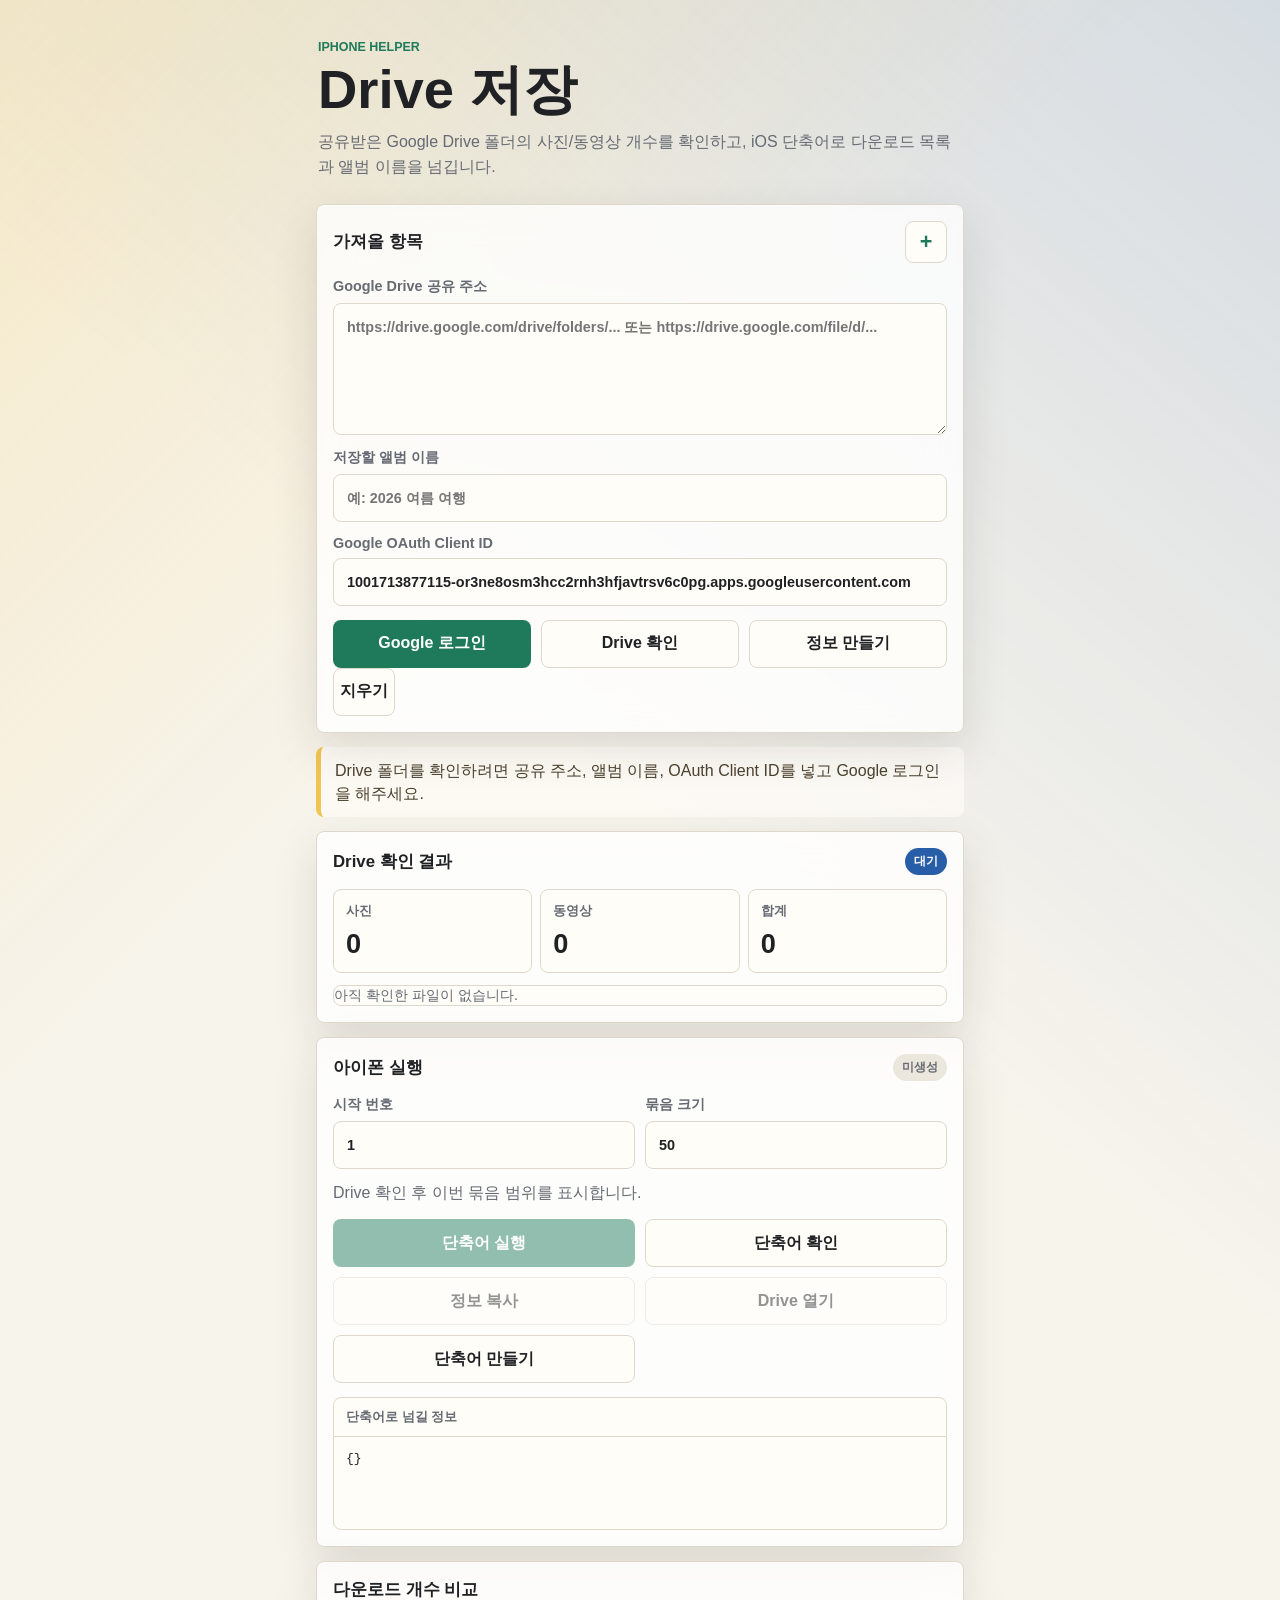
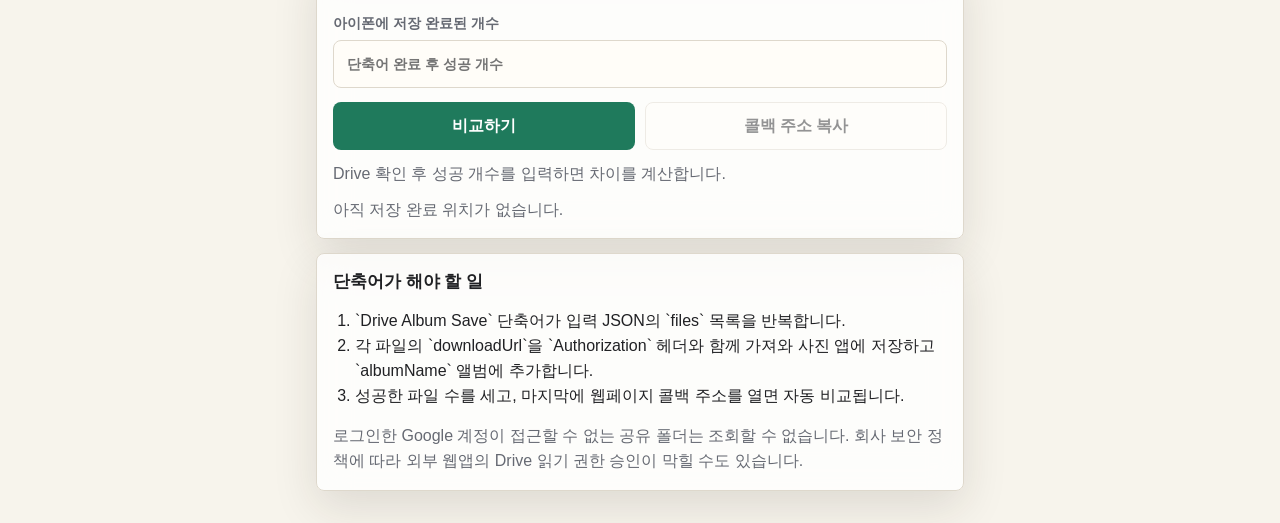
<file: index.html>
<!doctype html>
<html lang="ko">
  <head>
    <meta charset="utf-8" />
    <meta name="viewport" content="width=device-width, initial-scale=1, viewport-fit=cover" />
    <meta name="theme-color" content="#f7f4ec" />
    <meta name="apple-mobile-web-app-capable" content="yes" />
    <meta name="apple-mobile-web-app-title" content="Drive Save" />
    <title>Drive Save</title>
    <link rel="manifest" href="manifest.webmanifest" />
    <link rel="stylesheet" href="styles.css?v=5" />
  </head>
  <body>
    <main class="app-shell">
      <section class="hero">
        <p class="eyebrow">iPhone helper</p>
        <h1>Drive 저장</h1>
        <p class="summary">
          공유받은 Google Drive 폴더의 사진/동영상 개수를 확인하고, iOS 단축어로
          다운로드 목록과 앨범 이름을 넘깁니다.
        </p>
      </section>

      <section class="panel composer" aria-labelledby="compose-title">
        <div class="section-heading">
          <h2 id="compose-title">가져올 항목</h2>
          <button class="icon-button" id="pasteButton" type="button" aria-label="클립보드에서 붙여넣기">
            <span aria-hidden="true">+</span>
          </button>
        </div>

        <label class="field">
          <span>Google Drive 공유 주소</span>
          <textarea
            id="driveLink"
            rows="5"
            placeholder="https://drive.google.com/drive/folders/... 또는 https://drive.google.com/file/d/..."
            autocomplete="off"
          ></textarea>
        </label>

        <label class="field">
          <span>저장할 앨범 이름</span>
          <input id="albumName" type="text" placeholder="예: 2026 여름 여행" autocomplete="off" />
        </label>

        <label class="field">
          <span>Google OAuth Client ID</span>
          <input
            id="clientId"
            type="text"
            value="1001713877115-or3ne8osm3hcc2rnh3hfjavtrsv6c0pg.apps.googleusercontent.com"
            placeholder="Google 로그인용 Web client ID"
            autocomplete="off"
          />
        </label>

        <div class="actions three">
          <button class="primary" id="loginButton" type="button">Google 로그인</button>
          <button class="secondary" id="scanButton" type="button">Drive 확인</button>
          <button class="secondary" id="prepareButton" type="button">정보 만들기</button>
        </div>
        <button class="secondary full-width" id="clearButton" type="button">지우기</button>
      </section>

      <section class="status-strip" id="statusStrip" aria-live="polite">
        Drive 폴더를 확인하려면 공유 주소, 앨범 이름, OAuth Client ID를 넣고 Google 로그인을 해주세요.
      </section>

      <section class="panel summary-panel" aria-labelledby="summary-title">
        <div class="section-heading">
          <h2 id="summary-title">Drive 확인 결과</h2>
          <span class="badge" id="linkType">대기</span>
        </div>
        <div class="stats-grid">
          <div>
            <span>사진</span>
            <strong id="imageCount">0</strong>
          </div>
          <div>
            <span>동영상</span>
            <strong id="videoCount">0</strong>
          </div>
          <div>
            <span>합계</span>
            <strong id="totalCount">0</strong>
          </div>
        </div>
        <div class="file-list" id="fileList">아직 확인한 파일이 없습니다.</div>
      </section>

      <section class="panel result" aria-labelledby="result-title">
        <div class="section-heading">
          <h2 id="result-title">아이폰 실행</h2>
          <span class="badge muted" id="payloadState">미생성</span>
        </div>

        <div class="batch-grid">
          <label class="field compact">
            <span>시작 번호</span>
            <input id="batchStart" type="number" min="1" inputmode="numeric" value="1" />
          </label>
          <label class="field compact">
            <span>묶음 크기</span>
            <input id="batchSize" type="number" min="1" max="200" inputmode="numeric" value="50" />
          </label>
        </div>
        <p class="compare-result" id="batchStatus">Drive 확인 후 이번 묶음 범위를 표시합니다.</p>

        <div class="button-grid">
          <button id="shortcutButton" class="primary" type="button" disabled>단축어 실행</button>
          <a class="secondary link-button" href="shortcuts://open-shortcut?name=Drive%20Album%20Save">단축어 확인</a>
          <button id="copyPayloadButton" class="secondary" type="button" disabled>정보 복사</button>
          <a id="downloadLink" class="secondary link-button is-disabled" href="#" target="_blank" rel="noreferrer">Drive 열기</a>
          <a class="secondary link-button" href="shortcut.html">단축어 만들기</a>
        </div>

        <div class="payload-box">
          <div class="payload-title">단축어로 넘길 정보</div>
          <pre id="payloadPreview">{}</pre>
        </div>
      </section>

      <section class="panel compare" aria-labelledby="compare-title">
        <h2 id="compare-title">다운로드 개수 비교</h2>
        <label class="field">
          <span>아이폰에 저장 완료된 개수</span>
          <input id="savedCount" type="number" min="0" inputmode="numeric" placeholder="단축어 완료 후 성공 개수" />
        </label>
        <div class="actions">
          <button class="primary" id="compareButton" type="button">비교하기</button>
          <button class="secondary" id="copyCallbackButton" type="button" disabled>콜백 주소 복사</button>
        </div>
        <p class="compare-result" id="compareResult">Drive 확인 후 성공 개수를 입력하면 차이를 계산합니다.</p>
        <p class="compare-result" id="progressResult">아직 저장 완료 위치가 없습니다.</p>
      </section>

      <section class="panel checklist" aria-labelledby="shortcut-title">
        <h2 id="shortcut-title">단축어가 해야 할 일</h2>
        <ol>
          <li>`Drive Album Save` 단축어가 입력 JSON의 `files` 목록을 반복합니다.</li>
          <li>각 파일의 `downloadUrl`을 `Authorization` 헤더와 함께 가져와 사진 앱에 저장하고 `albumName` 앨범에 추가합니다.</li>
          <li>성공한 파일 수를 세고, 마지막에 웹페이지 콜백 주소를 열면 자동 비교됩니다.</li>
        </ol>
        <p>
          로그인한 Google 계정이 접근할 수 없는 공유 폴더는 조회할 수 없습니다.
          회사 보안 정책에 따라 외부 웹앱의 Drive 읽기 권한 승인이 막힐 수도 있습니다.
        </p>
      </section>
    </main>

    <script src="https://accounts.google.com/gsi/client" async defer></script>
    <script src="app.js?v=16"></script>
  </body>
</html>
</file>
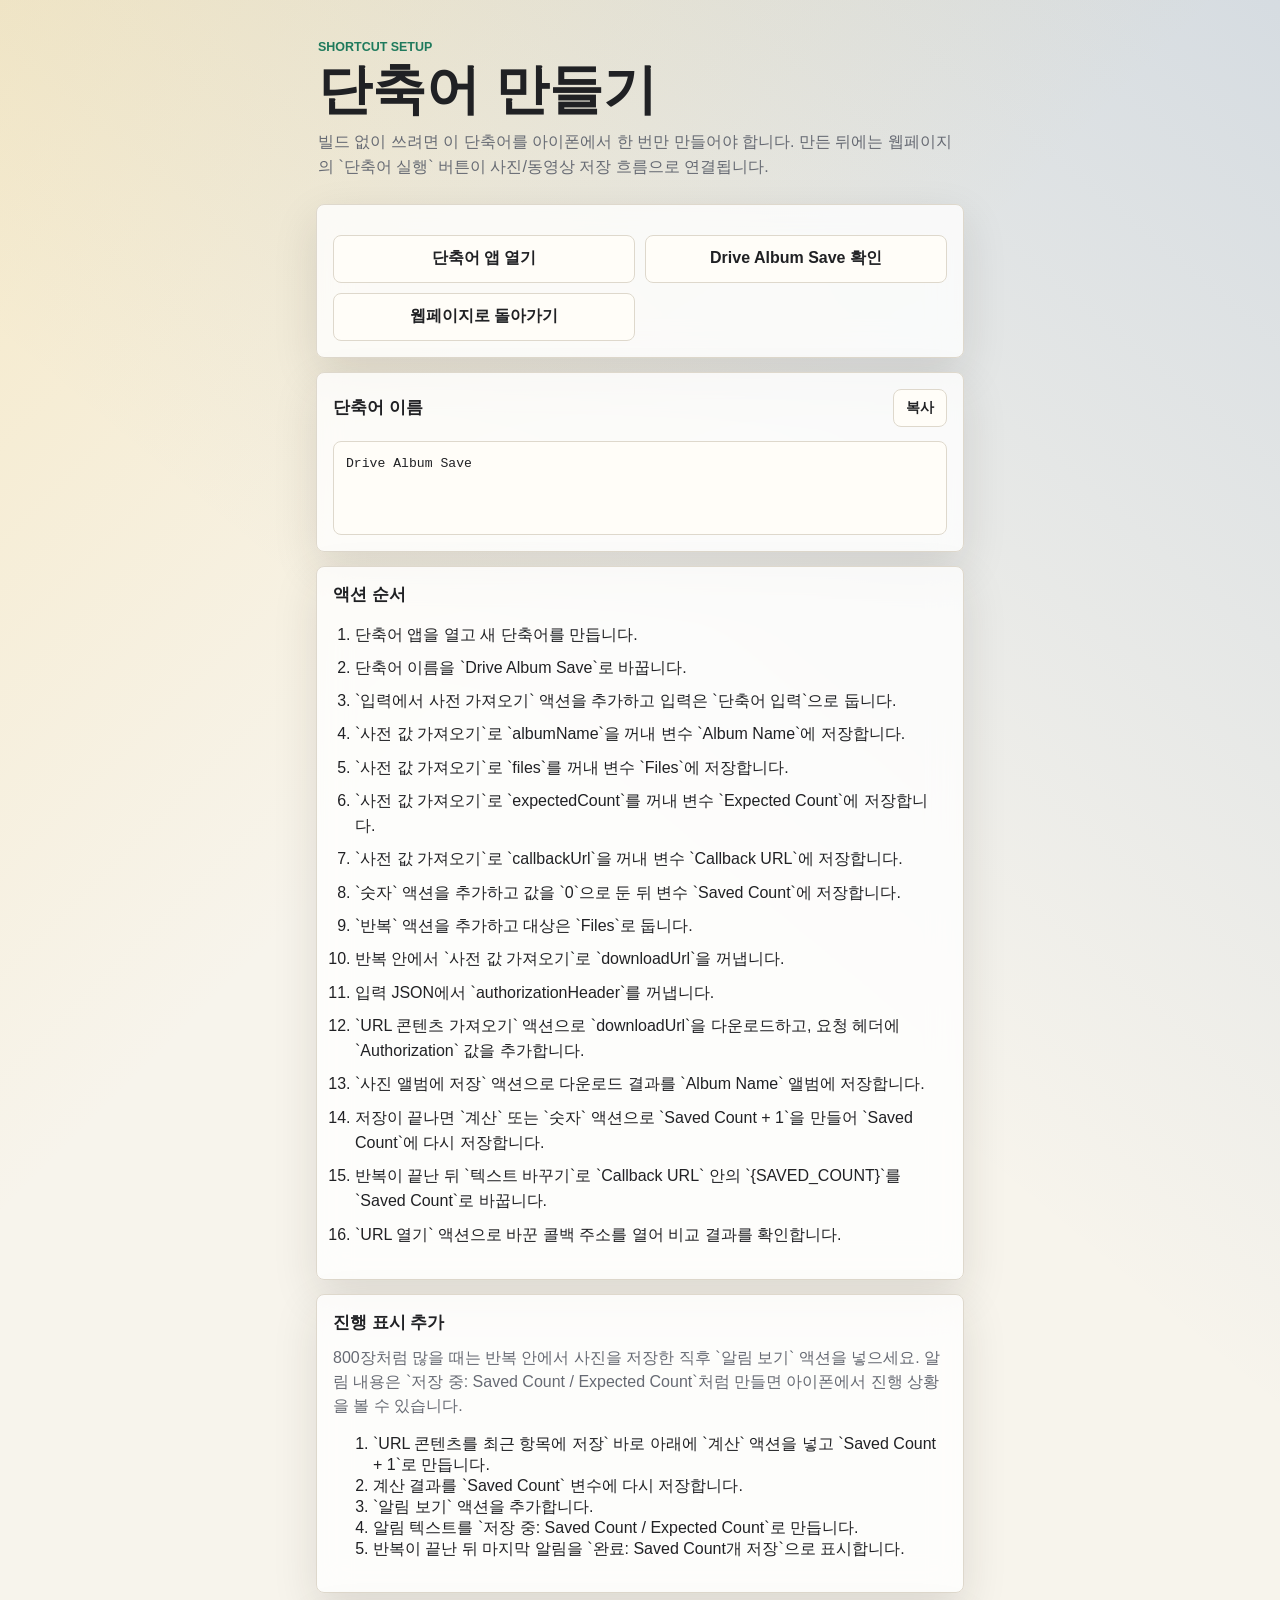
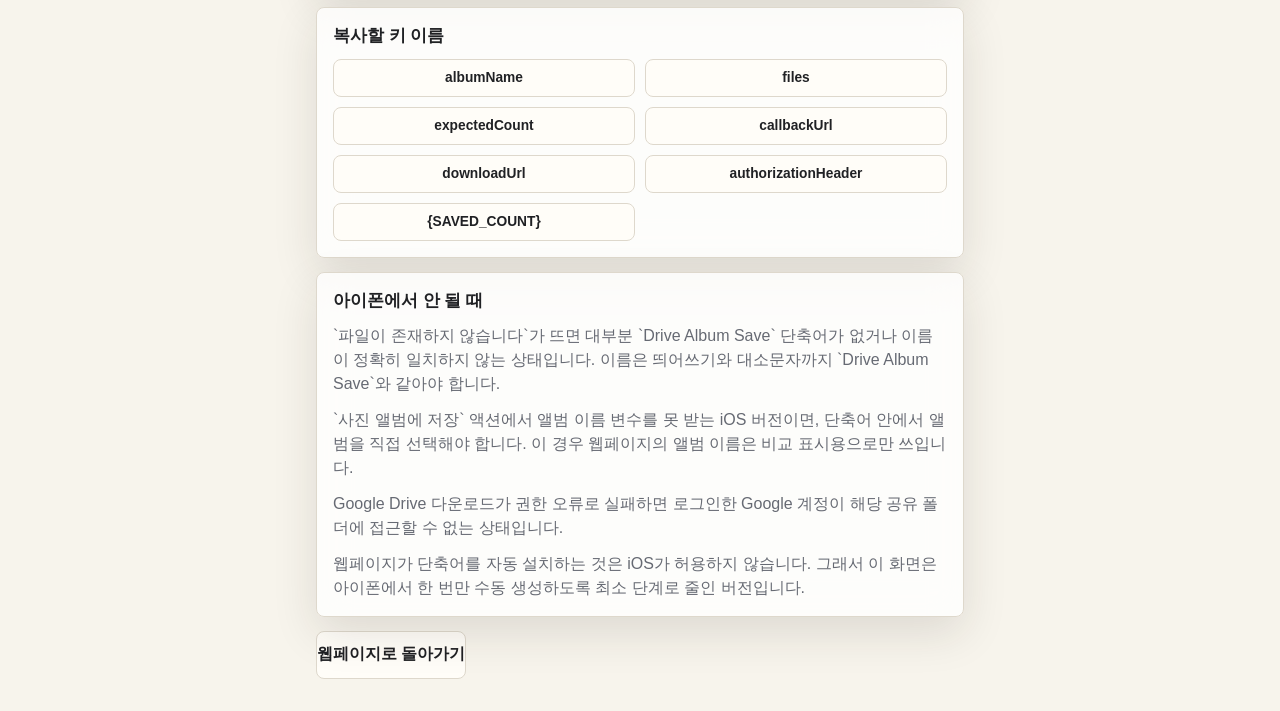
<file: shortcut.html>
<!doctype html>
<html lang="ko">
  <head>
    <meta charset="utf-8" />
    <meta name="viewport" content="width=device-width, initial-scale=1, viewport-fit=cover" />
    <meta name="theme-color" content="#f7f4ec" />
    <title>Drive Album Save 만들기</title>
    <link rel="stylesheet" href="styles.css?v=5" />
  </head>
  <body>
    <main class="app-shell">
      <section class="hero">
        <p class="eyebrow">Shortcut setup</p>
        <h1>단축어 만들기</h1>
        <p class="summary">
          빌드 없이 쓰려면 이 단축어를 아이폰에서 한 번만 만들어야 합니다.
          만든 뒤에는 웹페이지의 `단축어 실행` 버튼이 사진/동영상 저장 흐름으로 연결됩니다.
        </p>
      </section>

      <section class="panel">
        <div class="button-grid">
          <a class="primary link-button" href="shortcuts://create-shortcut">단축어 앱 열기</a>
          <a class="secondary link-button" href="shortcuts://open-shortcut?name=Drive%20Album%20Save">Drive Album Save 확인</a>
          <a class="secondary link-button" href="index.html">웹페이지로 돌아가기</a>
        </div>
      </section>

      <section class="panel">
        <div class="section-heading">
          <h2>단축어 이름</h2>
          <button class="secondary copy-mini" data-copy="Drive Album Save" type="button">복사</button>
        </div>
        <div class="payload-box">
          <pre>Drive Album Save</pre>
        </div>
      </section>

      <section class="panel shortcut-steps">
        <h2>액션 순서</h2>
        <ol>
          <li>단축어 앱을 열고 새 단축어를 만듭니다.</li>
          <li>단축어 이름을 `Drive Album Save`로 바꿉니다.</li>
          <li>`입력에서 사전 가져오기` 액션을 추가하고 입력은 `단축어 입력`으로 둡니다.</li>
          <li>`사전 값 가져오기`로 `albumName`을 꺼내 변수 `Album Name`에 저장합니다.</li>
          <li>`사전 값 가져오기`로 `files`를 꺼내 변수 `Files`에 저장합니다.</li>
          <li>`사전 값 가져오기`로 `expectedCount`를 꺼내 변수 `Expected Count`에 저장합니다.</li>
          <li>`사전 값 가져오기`로 `callbackUrl`을 꺼내 변수 `Callback URL`에 저장합니다.</li>
          <li>`숫자` 액션을 추가하고 값을 `0`으로 둔 뒤 변수 `Saved Count`에 저장합니다.</li>
          <li>`반복` 액션을 추가하고 대상은 `Files`로 둡니다.</li>
          <li>반복 안에서 `사전 값 가져오기`로 `downloadUrl`을 꺼냅니다.</li>
          <li>입력 JSON에서 `authorizationHeader`를 꺼냅니다.</li>
          <li>`URL 콘텐츠 가져오기` 액션으로 `downloadUrl`을 다운로드하고, 요청 헤더에 `Authorization` 값을 추가합니다.</li>
          <li>`사진 앨범에 저장` 액션으로 다운로드 결과를 `Album Name` 앨범에 저장합니다.</li>
          <li>저장이 끝나면 `계산` 또는 `숫자` 액션으로 `Saved Count + 1`을 만들어 `Saved Count`에 다시 저장합니다.</li>
          <li>반복이 끝난 뒤 `텍스트 바꾸기`로 `Callback URL` 안의 `{SAVED_COUNT}`를 `Saved Count`로 바꿉니다.</li>
          <li>`URL 열기` 액션으로 바꾼 콜백 주소를 열어 비교 결과를 확인합니다.</li>
        </ol>
      </section>

      <section class="panel">
        <h2>진행 표시 추가</h2>
        <p class="compare-result">
          800장처럼 많을 때는 반복 안에서 사진을 저장한 직후 `알림 보기` 액션을 넣으세요.
          알림 내용은 `저장 중: Saved Count / Expected Count`처럼 만들면 아이폰에서 진행 상황을 볼 수 있습니다.
        </p>
        <ol>
          <li>`URL 콘텐츠를 최근 항목에 저장` 바로 아래에 `계산` 액션을 넣고 `Saved Count + 1`로 만듭니다.</li>
          <li>계산 결과를 `Saved Count` 변수에 다시 저장합니다.</li>
          <li>`알림 보기` 액션을 추가합니다.</li>
          <li>알림 텍스트를 `저장 중: Saved Count / Expected Count`로 만듭니다.</li>
          <li>반복이 끝난 뒤 마지막 알림을 `완료: Saved Count개 저장`으로 표시합니다.</li>
        </ol>
      </section>

      <section class="panel">
        <h2>복사할 키 이름</h2>
        <div class="key-grid">
          <button class="secondary copy-mini" data-copy="albumName" type="button">albumName</button>
          <button class="secondary copy-mini" data-copy="files" type="button">files</button>
          <button class="secondary copy-mini" data-copy="expectedCount" type="button">expectedCount</button>
          <button class="secondary copy-mini" data-copy="callbackUrl" type="button">callbackUrl</button>
          <button class="secondary copy-mini" data-copy="downloadUrl" type="button">downloadUrl</button>
          <button class="secondary copy-mini" data-copy="authorizationHeader" type="button">authorizationHeader</button>
          <button class="secondary copy-mini" data-copy="{SAVED_COUNT}" type="button">{SAVED_COUNT}</button>
        </div>
      </section>

      <section class="panel">
        <h2>아이폰에서 안 될 때</h2>
        <p class="compare-result">
          `파일이 존재하지 않습니다`가 뜨면 대부분 `Drive Album Save` 단축어가 없거나 이름이 정확히 일치하지 않는 상태입니다.
          이름은 띄어쓰기와 대소문자까지 `Drive Album Save`와 같아야 합니다.
        </p>
        <p class="compare-result">
          `사진 앨범에 저장` 액션에서 앨범 이름 변수를 못 받는 iOS 버전이면, 단축어 안에서 앨범을 직접 선택해야 합니다.
          이 경우 웹페이지의 앨범 이름은 비교 표시용으로만 쓰입니다.
        </p>
        <p class="compare-result">
          Google Drive 다운로드가 권한 오류로 실패하면 로그인한 Google 계정이 해당 공유 폴더에 접근할 수 없는 상태입니다.
        </p>
        <p class="compare-result">
          웹페이지가 단축어를 자동 설치하는 것은 iOS가 허용하지 않습니다. 그래서 이 화면은 아이폰에서 한 번만 수동 생성하도록 최소 단계로 줄인 버전입니다.
        </p>
      </section>

      <div class="bottom-nav">
        <a class="primary link-button" href="index.html">웹페이지로 돌아가기</a>
      </div>
    </main>

    <script>
      document.querySelectorAll("[data-copy]").forEach((button) => {
        button.addEventListener("click", async () => {
          try {
            await navigator.clipboard.writeText(button.dataset.copy);
            button.textContent = "복사됨";
            window.setTimeout(() => {
              button.textContent = button.dataset.copy.length > 14 ? "복사" : button.dataset.copy;
            }, 1200);
          } catch {
            button.textContent = "실패";
          }
        });
      });
    </script>
  </body>
</html>
</file>
<file: styles.css>
:root {
  color-scheme: light;
  --bg: #f7f4ec;
  --ink: #202124;
  --muted: #666a73;
  --line: #ded8cc;
  --panel: rgba(255, 255, 255, 0.78);
  --green: #1f7a5c;
  --green-dark: #155a45;
  --blue: #285ea8;
  --yellow: #f0c553;
  --danger: #a13c32;
  --shadow: 0 16px 45px rgba(38, 34, 27, 0.12);
}

* {
  box-sizing: border-box;
}

html {
  min-height: 100%;
  background: var(--bg);
}

body {
  min-height: 100%;
  margin: 0;
  color: var(--ink);
  font-family: -apple-system, BlinkMacSystemFont, "Segoe UI", sans-serif;
  letter-spacing: 0;
  background:
    linear-gradient(135deg, rgba(240, 197, 83, 0.24), transparent 34%),
    linear-gradient(220deg, rgba(40, 94, 168, 0.16), transparent 42%),
    var(--bg);
}

button,
input,
textarea {
  font: inherit;
}

.app-shell {
  width: min(100%, 680px);
  margin: 0 auto;
  padding: max(20px, env(safe-area-inset-top)) 16px max(32px, env(safe-area-inset-bottom));
}

.hero {
  padding: 20px 2px 10px;
}

.eyebrow {
  margin: 0 0 8px;
  color: var(--green);
  font-size: 0.78rem;
  font-weight: 800;
  text-transform: uppercase;
}

h1,
h2,
p {
  margin-top: 0;
}

h1 {
  max-width: 100%;
  margin-bottom: 12px;
  font-size: clamp(2.05rem, 8.4vw, 3.4rem);
  line-height: 1.03;
  word-break: keep-all;
}

h2 {
  margin-bottom: 0;
  font-size: 1.05rem;
}

.summary {
  margin-bottom: 0;
  color: var(--muted);
  font-size: 1rem;
  line-height: 1.55;
}

.panel {
  margin-top: 14px;
  padding: 16px;
  border: 1px solid var(--line);
  border-radius: 8px;
  background: var(--panel);
  box-shadow: var(--shadow);
  backdrop-filter: blur(16px);
}

.section-heading {
  display: flex;
  align-items: center;
  justify-content: space-between;
  gap: 12px;
  margin-bottom: 14px;
}

.field {
  display: grid;
  gap: 7px;
  margin-top: 13px;
  color: var(--muted);
  font-size: 0.9rem;
  font-weight: 700;
}

textarea,
input {
  width: 100%;
  border: 1px solid var(--line);
  border-radius: 8px;
  color: var(--ink);
  background: #fffdf8;
  outline: none;
}

textarea {
  min-height: 118px;
  padding: 13px;
  resize: vertical;
  line-height: 1.45;
}

input {
  min-height: 48px;
  padding: 0 13px;
}

textarea:focus,
input:focus {
  border-color: var(--blue);
  box-shadow: 0 0 0 3px rgba(40, 94, 168, 0.16);
}

.actions,
.button-grid {
  display: grid;
  grid-template-columns: 1fr 1fr;
  gap: 10px;
  margin-top: 14px;
}

.actions.three {
  grid-template-columns: 1fr 1fr 1fr;
}

button,
.link-button {
  min-height: 48px;
  border: 0;
  border-radius: 8px;
  cursor: pointer;
  font-weight: 800;
  text-decoration: none;
}

.primary {
  color: #fff;
  background: var(--green);
}

.primary:active {
  background: var(--green-dark);
}

.secondary,
.link-button {
  display: inline-flex;
  align-items: center;
  justify-content: center;
  color: var(--ink);
  border: 1px solid var(--line);
  background: #fffdf8;
}

button:disabled,
.is-disabled {
  cursor: not-allowed;
  opacity: 0.48;
  pointer-events: none;
}

.icon-button {
  width: 42px;
  min-height: 42px;
  border: 1px solid var(--line);
  background: #fffdf8;
  color: var(--green);
  font-size: 1.35rem;
  line-height: 1;
}

.status-strip {
  margin-top: 14px;
  padding: 12px 14px;
  border-left: 5px solid var(--yellow);
  border-radius: 8px;
  color: #4b422f;
  background: rgba(255, 253, 248, 0.72);
  line-height: 1.45;
}

.status-strip.error {
  border-left-color: var(--danger);
  color: var(--danger);
}

.badge {
  flex: 0 0 auto;
  padding: 5px 9px;
  border-radius: 999px;
  color: #fff;
  background: var(--blue);
  font-size: 0.78rem;
  font-weight: 800;
}

.badge.muted {
  color: var(--muted);
  background: #ece7dc;
}

.stats-grid {
  display: grid;
  grid-template-columns: repeat(3, 1fr);
  gap: 8px;
}

.batch-grid {
  display: grid;
  grid-template-columns: 1fr 1fr;
  gap: 10px;
  margin-bottom: 12px;
}

.field.compact {
  margin-top: 0;
}

.stats-grid div {
  min-height: 78px;
  padding: 12px;
  border: 1px solid var(--line);
  border-radius: 8px;
  background: #fffdf8;
}

.stats-grid span {
  display: block;
  color: var(--muted);
  font-size: 0.82rem;
  font-weight: 800;
}

.stats-grid strong {
  display: block;
  margin-top: 8px;
  font-size: 1.7rem;
}

.file-list {
  max-height: 260px;
  margin-top: 12px;
  overflow: auto;
  border: 1px solid var(--line);
  border-radius: 8px;
  background: #fffdf8;
  color: var(--muted);
  font-size: 0.9rem;
}

.file-row {
  display: grid;
  grid-template-columns: 1fr auto;
  gap: 10px;
  padding: 10px 12px;
  border-bottom: 1px solid var(--line);
}

.file-row:last-child {
  border-bottom: 0;
}

.file-row span {
  min-width: 0;
  overflow: hidden;
  color: var(--ink);
  font-weight: 700;
  text-overflow: ellipsis;
  white-space: nowrap;
}

.file-row small {
  color: var(--blue);
  font-weight: 800;
}

.file-row.is-done {
  background: rgba(31, 122, 92, 0.08);
}

.file-row.is-done small {
  color: var(--green);
}

.file-row.is-pending {
  background: rgba(161, 60, 50, 0.06);
}

.file-row.is-pending small {
  color: var(--danger);
}

.file-row.more {
  display: block;
  color: var(--muted);
  font-weight: 800;
}

.payload-box {
  margin-top: 14px;
  border: 1px solid var(--line);
  border-radius: 8px;
  overflow: hidden;
  background: #fffdf8;
}

.payload-title {
  padding: 10px 12px;
  border-bottom: 1px solid var(--line);
  color: var(--muted);
  font-size: 0.82rem;
  font-weight: 800;
}

pre {
  min-height: 92px;
  margin: 0;
  padding: 12px;
  overflow-x: auto;
  white-space: pre-wrap;
  word-break: break-word;
  font-size: 0.82rem;
  line-height: 1.5;
}

.checklist ol {
  padding-left: 22px;
  color: var(--ink);
  line-height: 1.55;
}

.checklist p {
  margin-bottom: 0;
  color: var(--muted);
  line-height: 1.55;
}

.shortcut-steps ol {
  padding-left: 22px;
  line-height: 1.58;
}

.shortcut-steps li {
  margin: 8px 0;
}

.copy-mini {
  min-height: 38px;
  padding: 0 12px;
  font-size: 0.86rem;
}

.key-grid {
  display: grid;
  grid-template-columns: repeat(2, 1fr);
  gap: 10px;
  margin-top: 12px;
}

.bottom-nav {
  margin-top: 14px;
}

.compare-result {
  margin: 12px 0 0;
  color: var(--muted);
  line-height: 1.5;
}

@media (max-width: 420px) {
  .actions,
  .actions.three,
  .batch-grid,
  .button-grid {
    grid-template-columns: 1fr;
  }
}
</file>
